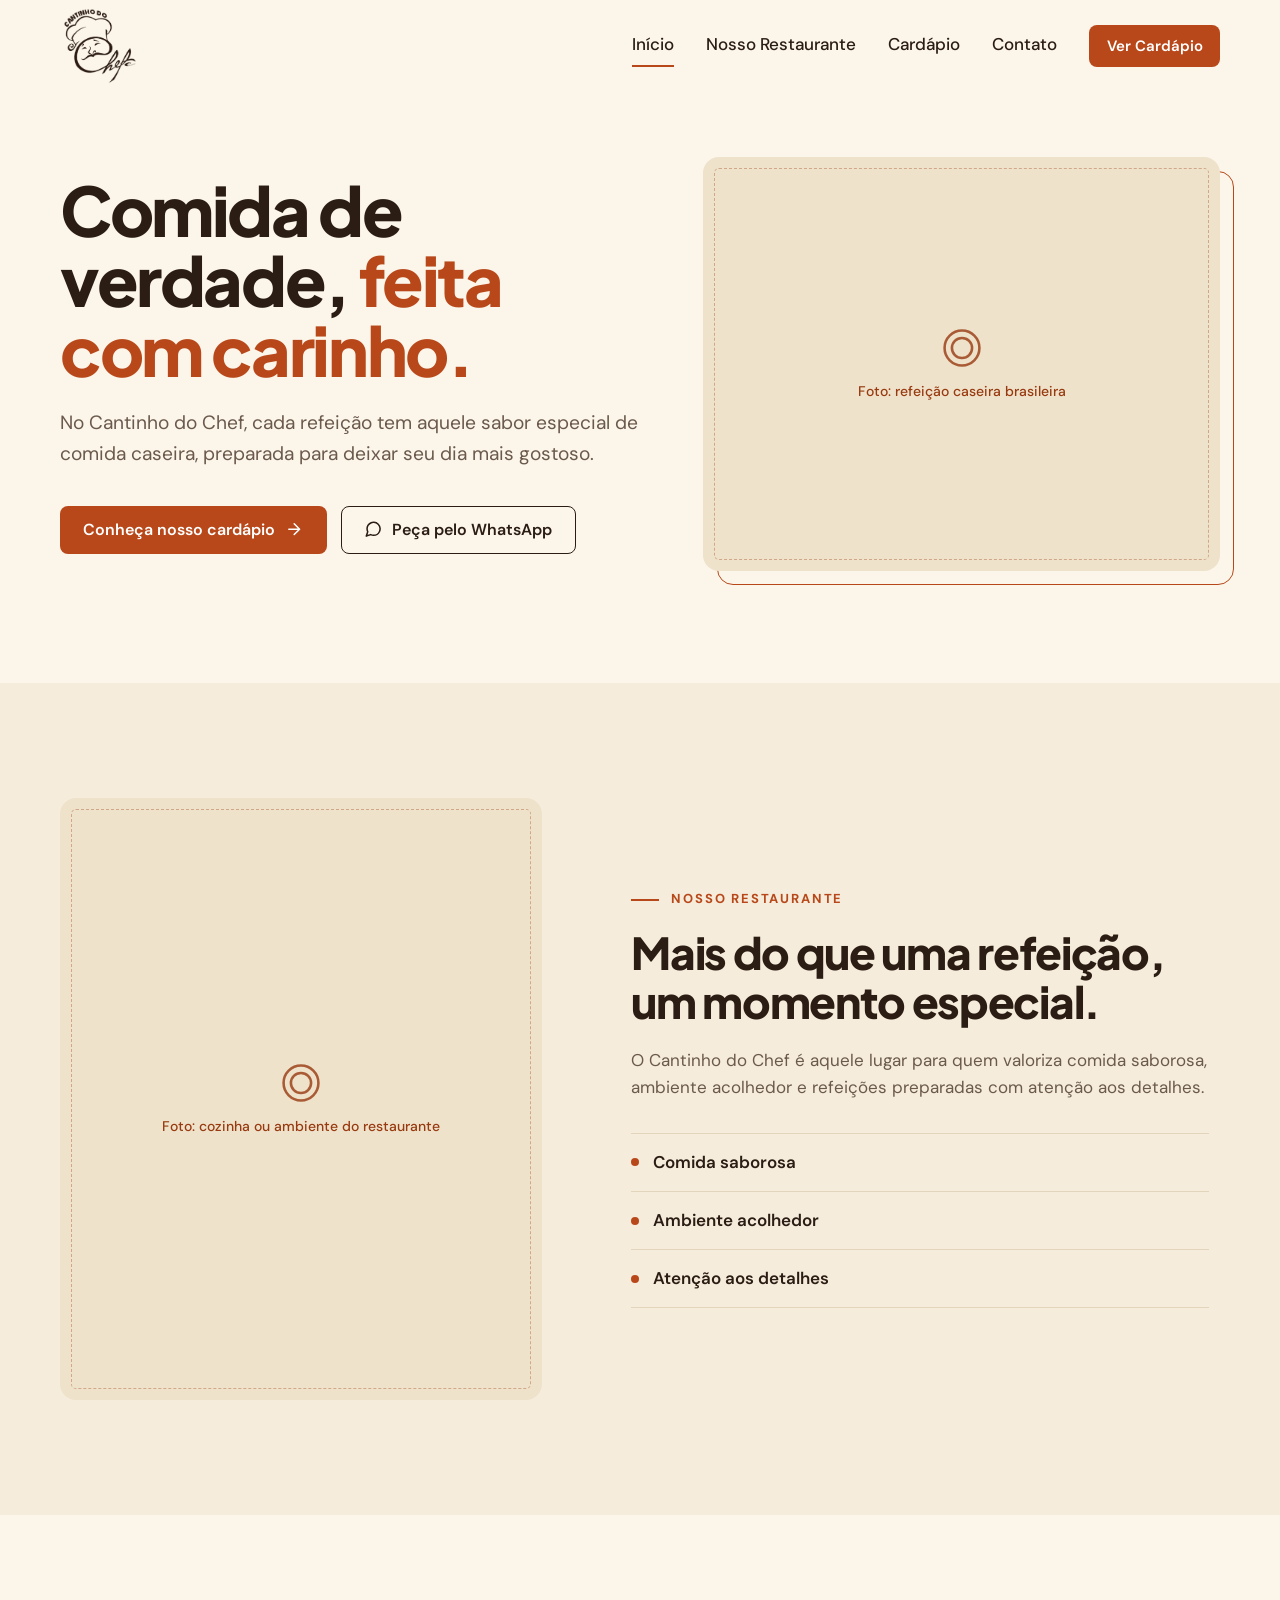
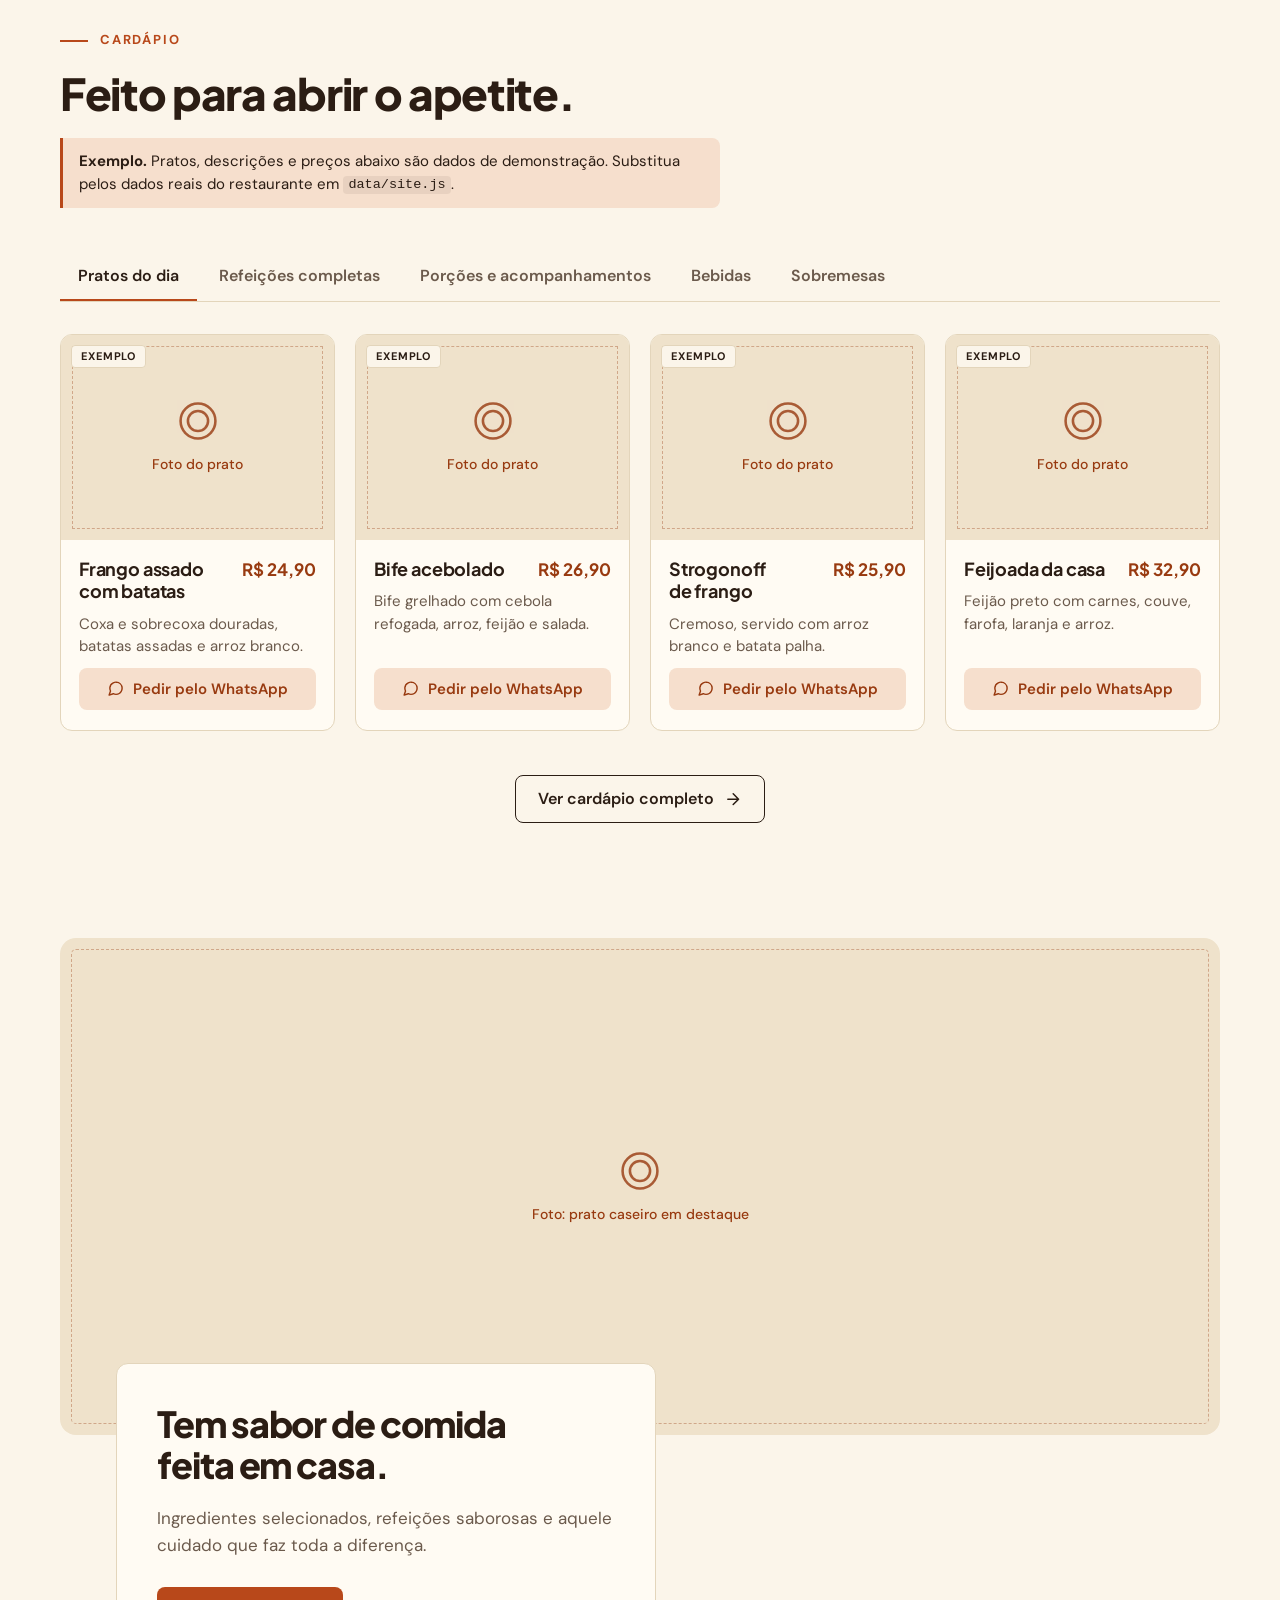
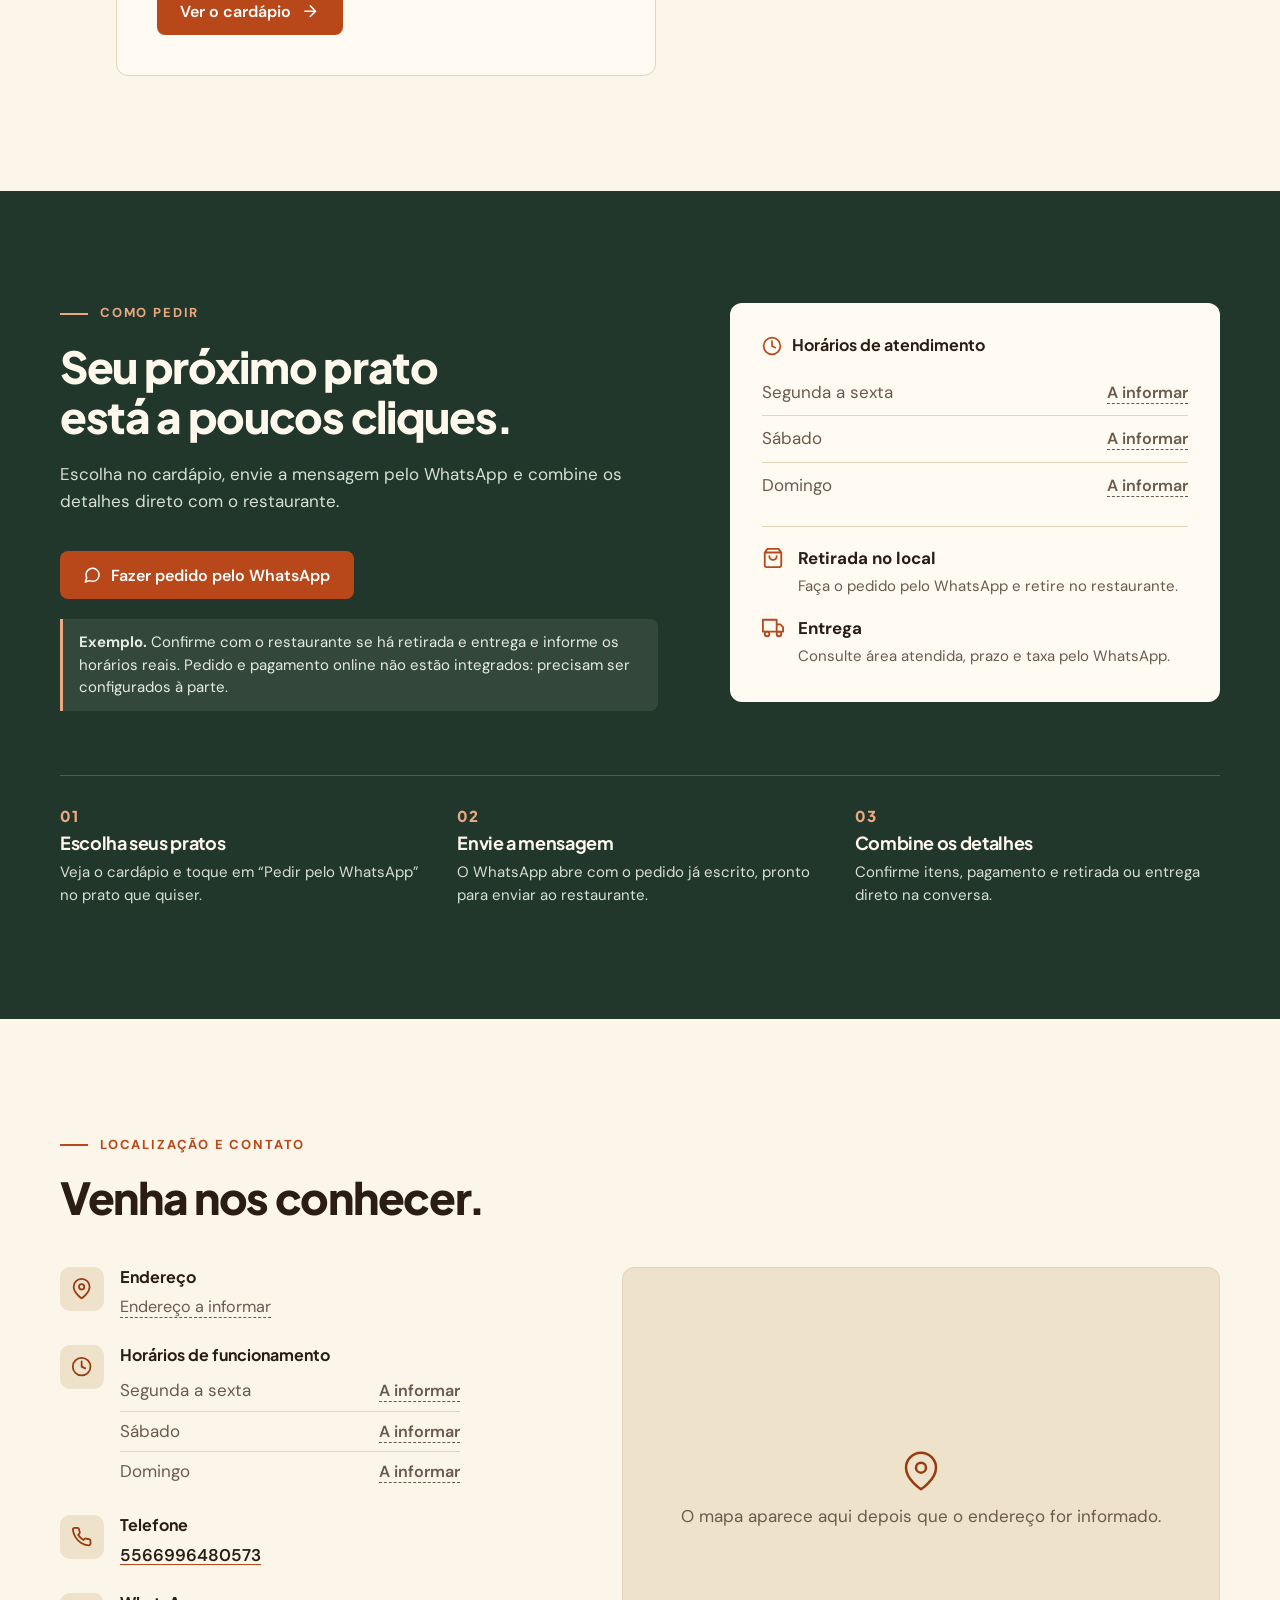
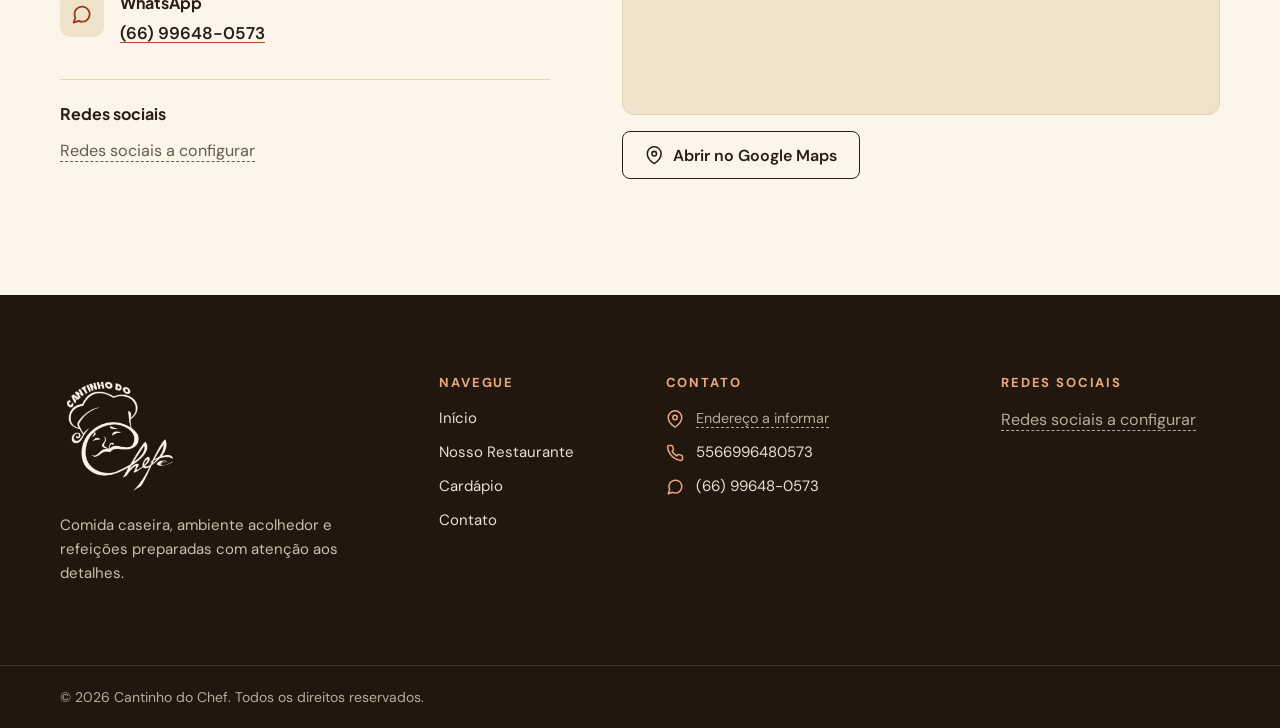
<file: index.html>
<!doctype html>
<html lang="pt-BR">
<head>
  <meta charset="utf-8">
  <meta name="viewport" content="width=device-width, initial-scale=1">
  <title>Cantinho do Chef | Restaurante de comida caseira brasileira</title>
  <meta name="description" content="Cantinho do Chef: comida caseira brasileira, ambiente acolhedor e refeições preparadas com carinho. Veja o cardápio e faça seu pedido pelo WhatsApp.">
  <meta name="theme-color" content="#FBF5EA">

  <meta property="og:type" content="website">
  <meta property="og:locale" content="pt_BR">
  <meta property="og:site_name" content="Cantinho do Chef">
  <meta property="og:title" content="Cantinho do Chef | Comida de verdade, feita com carinho">
  <meta property="og:description" content="Comida caseira brasileira, ambiente acolhedor e pedidos pelo WhatsApp.">
  <meta property="og:image" content="assets/img/og.png">
  <meta name="twitter:card" content="summary_large_image">

  <link rel="icon" href="assets/img/favicon.png" type="image/png">
  <link rel="apple-touch-icon" href="assets/img/apple-touch-icon.png">

  <link rel="preconnect" href="https://fonts.googleapis.com">
  <link rel="preconnect" href="https://fonts.gstatic.com" crossorigin>
  <link rel="stylesheet" href="https://fonts.googleapis.com/css2?family=DM+Sans:wght@400;500;600;700&family=Plus+Jakarta+Sans:wght@600;700;800&display=swap">
  <link rel="stylesheet" href="css/styles.css">

  <script src="data/site.js" defer></script>
  <script src="js/main.js" defer></script>
</head>

<body data-page="home">
  <a class="skip" href="#conteudo">Ir para o conteúdo</a>

  <header class="header" id="site-header"></header>

  <main id="conteudo">

    <!-- 1. HERO -->
    <section class="hero" id="inicio" aria-labelledby="hero-titulo">
      <div class="container hero__grid">
        <div class="hero__texto">
          <h1 id="hero-titulo">Comida de verdade, <span>feita com carinho.</span></h1>
          <p class="lead">No Cantinho do Chef, cada refeição tem aquele sabor especial de comida caseira, preparada para deixar seu dia mais gostoso.</p>
          <div class="botoes">
            <a class="btn btn--primary" href="#cardapio" data-icon-after="seta">Conheça nosso cardápio</a>
            <a class="btn btn--outline" data-wa data-icon-before="chat">Peça pelo WhatsApp</a>
          </div>
        </div>
        <div class="hero__foto">
          <div class="foto" data-foto="hero" data-prioridade></div>
        </div>
      </div>
    </section>

    <!-- 2. SOBRE O RESTAURANTE -->
    <section class="section sobre" id="restaurante" aria-labelledby="sobre-titulo">
      <div class="container sobre__grid">
        <div class="sobre__foto">
          <div class="foto" data-foto="sobre"></div>
        </div>
        <div class="sobre__texto">
          <p class="eyebrow">Nosso restaurante</p>
          <h2 id="sobre-titulo">Mais do que uma refeição, um momento especial.</h2>
          <p class="texto">O Cantinho do Chef é aquele lugar para quem valoriza comida saborosa, ambiente acolhedor e refeições preparadas com atenção aos detalhes.</p>
          <ul class="pilares">
            <li>Comida saborosa</li>
            <li>Ambiente acolhedor</li>
            <li>Atenção aos detalhes</li>
          </ul>
          <div id="sobre-fatos"></div>
        </div>
      </div>
    </section>

    <!-- 3. CARDÁPIO -->
    <section class="section cardapio" id="cardapio" aria-labelledby="cardapio-titulo">
      <div class="container">
        <div class="section-head">
          <p class="eyebrow">Cardápio</p>
          <h2 id="cardapio-titulo">Feito para abrir o apetite.</h2>
          <p class="demo-note" data-demo hidden><strong>Exemplo.</strong> Pratos, descrições e preços abaixo são dados de demonstração. Substitua pelos dados reais do restaurante em <code>data/site.js</code>.</p>
        </div>
        <div id="menu-home"></div>
        <div class="cardapio__mais">
          <a class="btn btn--outline" href="cardapio.html" data-icon-after="seta">Ver cardápio completo</a>
        </div>
      </div>
    </section>

    <!-- 4. DESTAQUE -->
    <section class="destaque" id="destaque" aria-labelledby="destaque-titulo">
      <div class="container">
        <div class="foto foto--ampla" data-foto="destaque"></div>
        <div class="destaque__card">
          <h2 id="destaque-titulo">Tem sabor de comida feita em casa.</h2>
          <p class="texto">Ingredientes selecionados, refeições saborosas e aquele cuidado que faz toda a diferença.</p>
          <a class="btn btn--primary" href="#cardapio" data-icon-after="seta">Ver o cardápio</a>
        </div>
      </div>
    </section>

    <!-- 5. COMO FAZER PEDIDOS -->
    <section class="pedidos" id="pedidos" aria-labelledby="pedidos-titulo">
      <div class="container">
        <div class="pedidos__grid">
          <div>
            <p class="eyebrow">Como pedir</p>
            <h2 id="pedidos-titulo">Seu próximo prato está a poucos cliques.</h2>
            <p class="pedidos__lead">Escolha no cardápio, envie a mensagem pelo WhatsApp e combine os detalhes direto com o restaurante.</p>
            <div class="botoes">
              <a class="btn btn--primary" data-wa data-icon-before="chat">Fazer pedido pelo WhatsApp</a>
              <span id="pedido-online"></span>
            </div>
            <p class="demo-note demo-note--escura" data-demo hidden><strong>Exemplo.</strong> Confirme com o restaurante se há retirada e entrega e informe os horários reais. Pedido e pagamento online não estão integrados: precisam ser configurados à parte.</p>
          </div>
          <aside class="atendimento" aria-label="Atendimento, retirada e entrega">
            <h3 class="atendimento__titulo"><svg class="icon" aria-hidden="true"><use href="#i-relogio"/></svg> Horários de atendimento</h3>
            <div id="horarios-pedidos"></div>
            <ul class="servicos" id="servicos"></ul>
          </aside>
        </div>

        <ol class="passos">
          <li>
            <h3>Escolha seus pratos</h3>
            <p>Veja o cardápio e toque em “Pedir pelo WhatsApp” no prato que quiser.</p>
          </li>
          <li>
            <h3>Envie a mensagem</h3>
            <p>O WhatsApp abre com o pedido já escrito, pronto para enviar ao restaurante.</p>
          </li>
          <li>
            <h3>Combine os detalhes</h3>
            <p>Confirme itens, pagamento e retirada ou entrega direto na conversa.</p>
          </li>
        </ol>
      </div>
    </section>

    <!-- 6. LOCALIZAÇÃO E CONTATO -->
    <section class="section contato" id="contato" aria-labelledby="contato-titulo">
      <div class="container">
        <div class="section-head">
          <p class="eyebrow">Localização e contato</p>
          <h2 id="contato-titulo">Venha nos conhecer.</h2>
        </div>
        <div class="contato__grid">
          <div id="contato-info"></div>
          <div id="contato-mapa"></div>
        </div>
      </div>
    </section>

  </main>

  <footer class="footer" id="site-footer"></footer>

  <div class="toast" id="toast" role="status" aria-live="polite"></div>

  <noscript>
    <p class="noscript">Para ver o cardápio e usar os botões de pedido, ative o JavaScript no seu navegador.</p>
  </noscript>
</body>
</html>
</file>
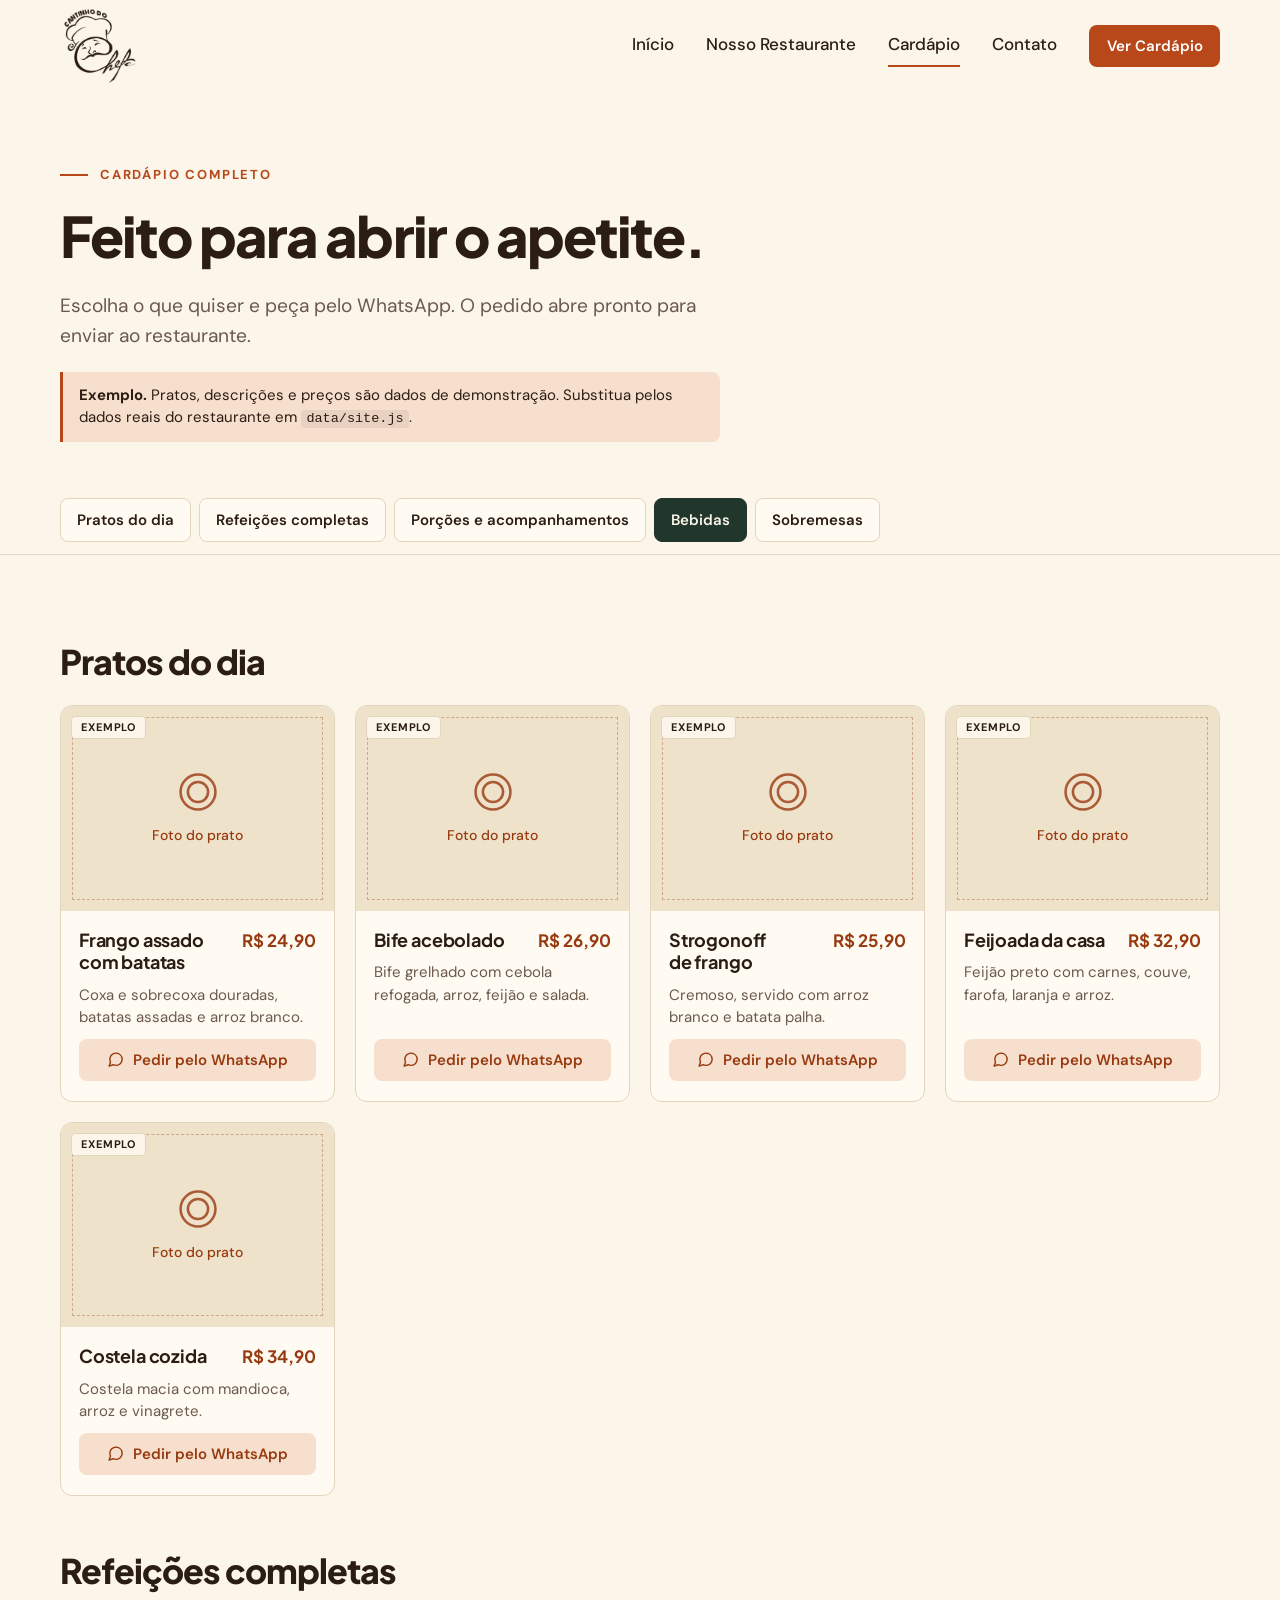
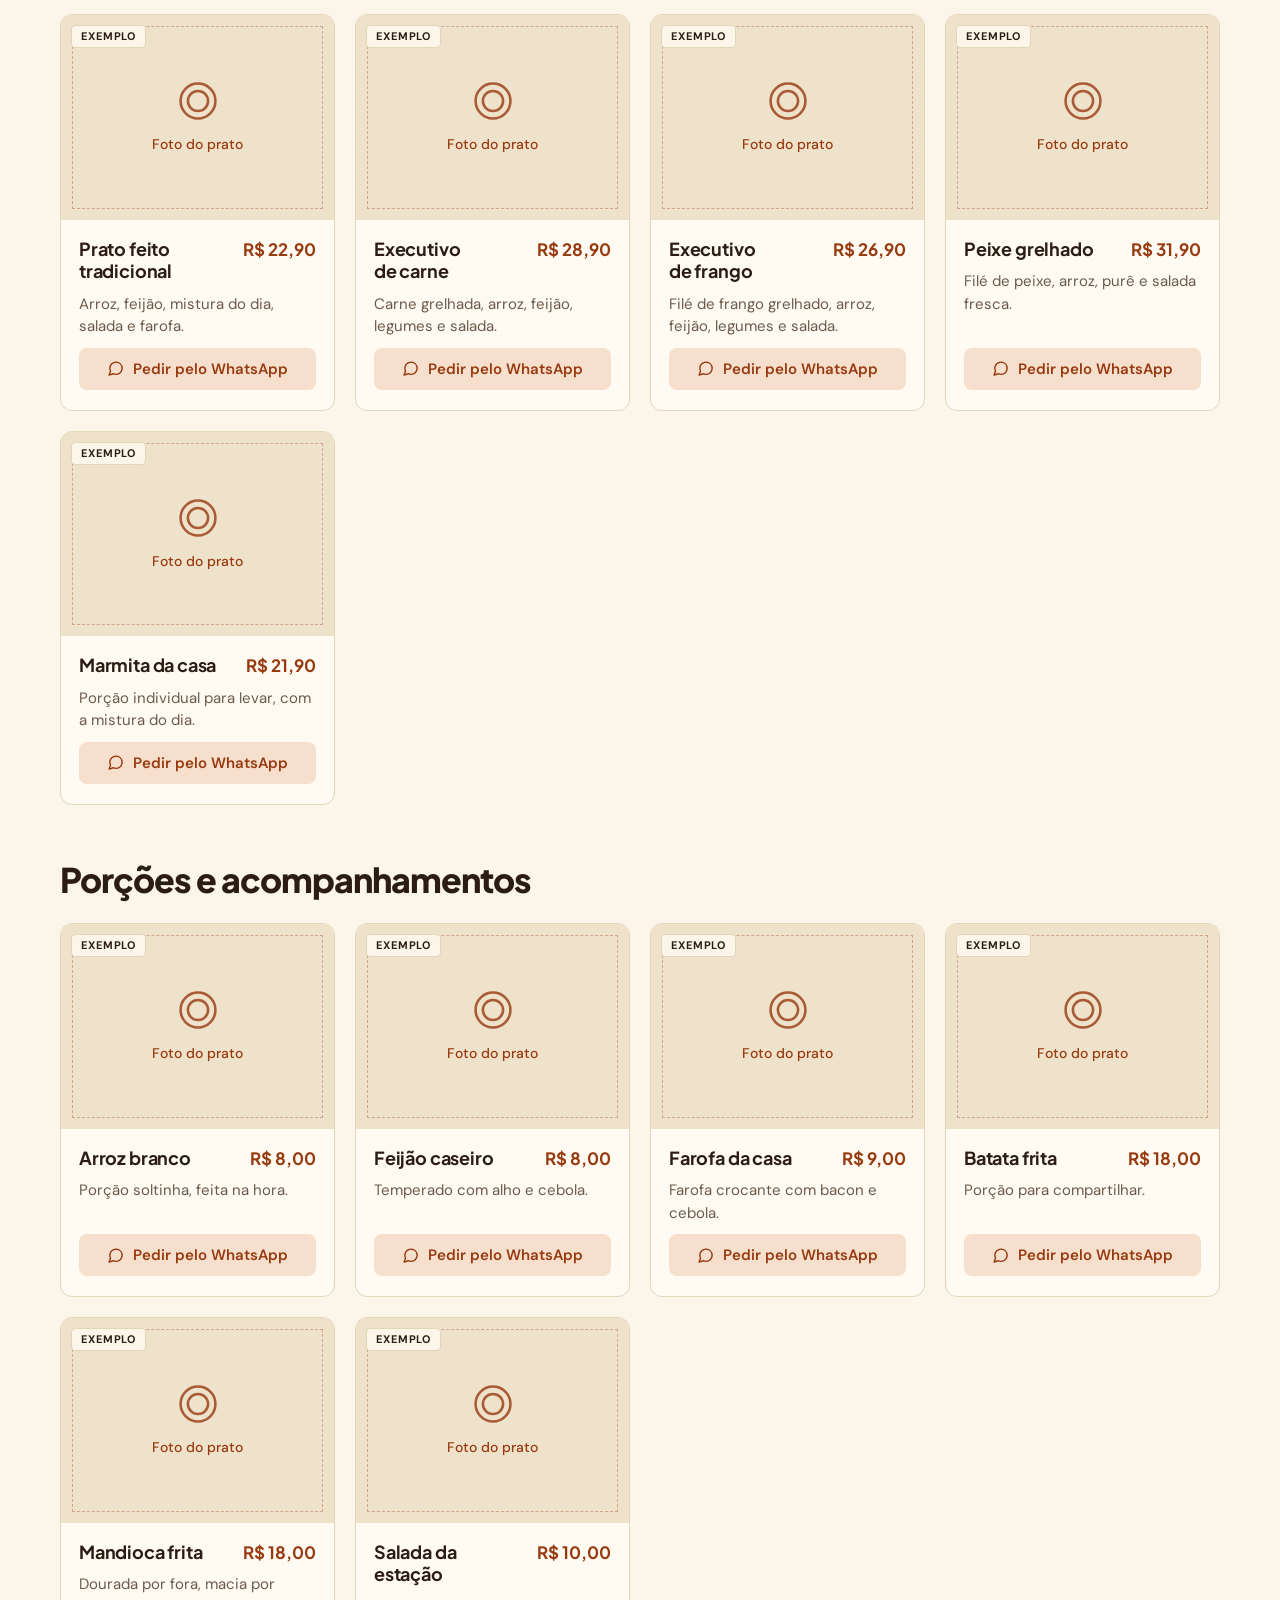
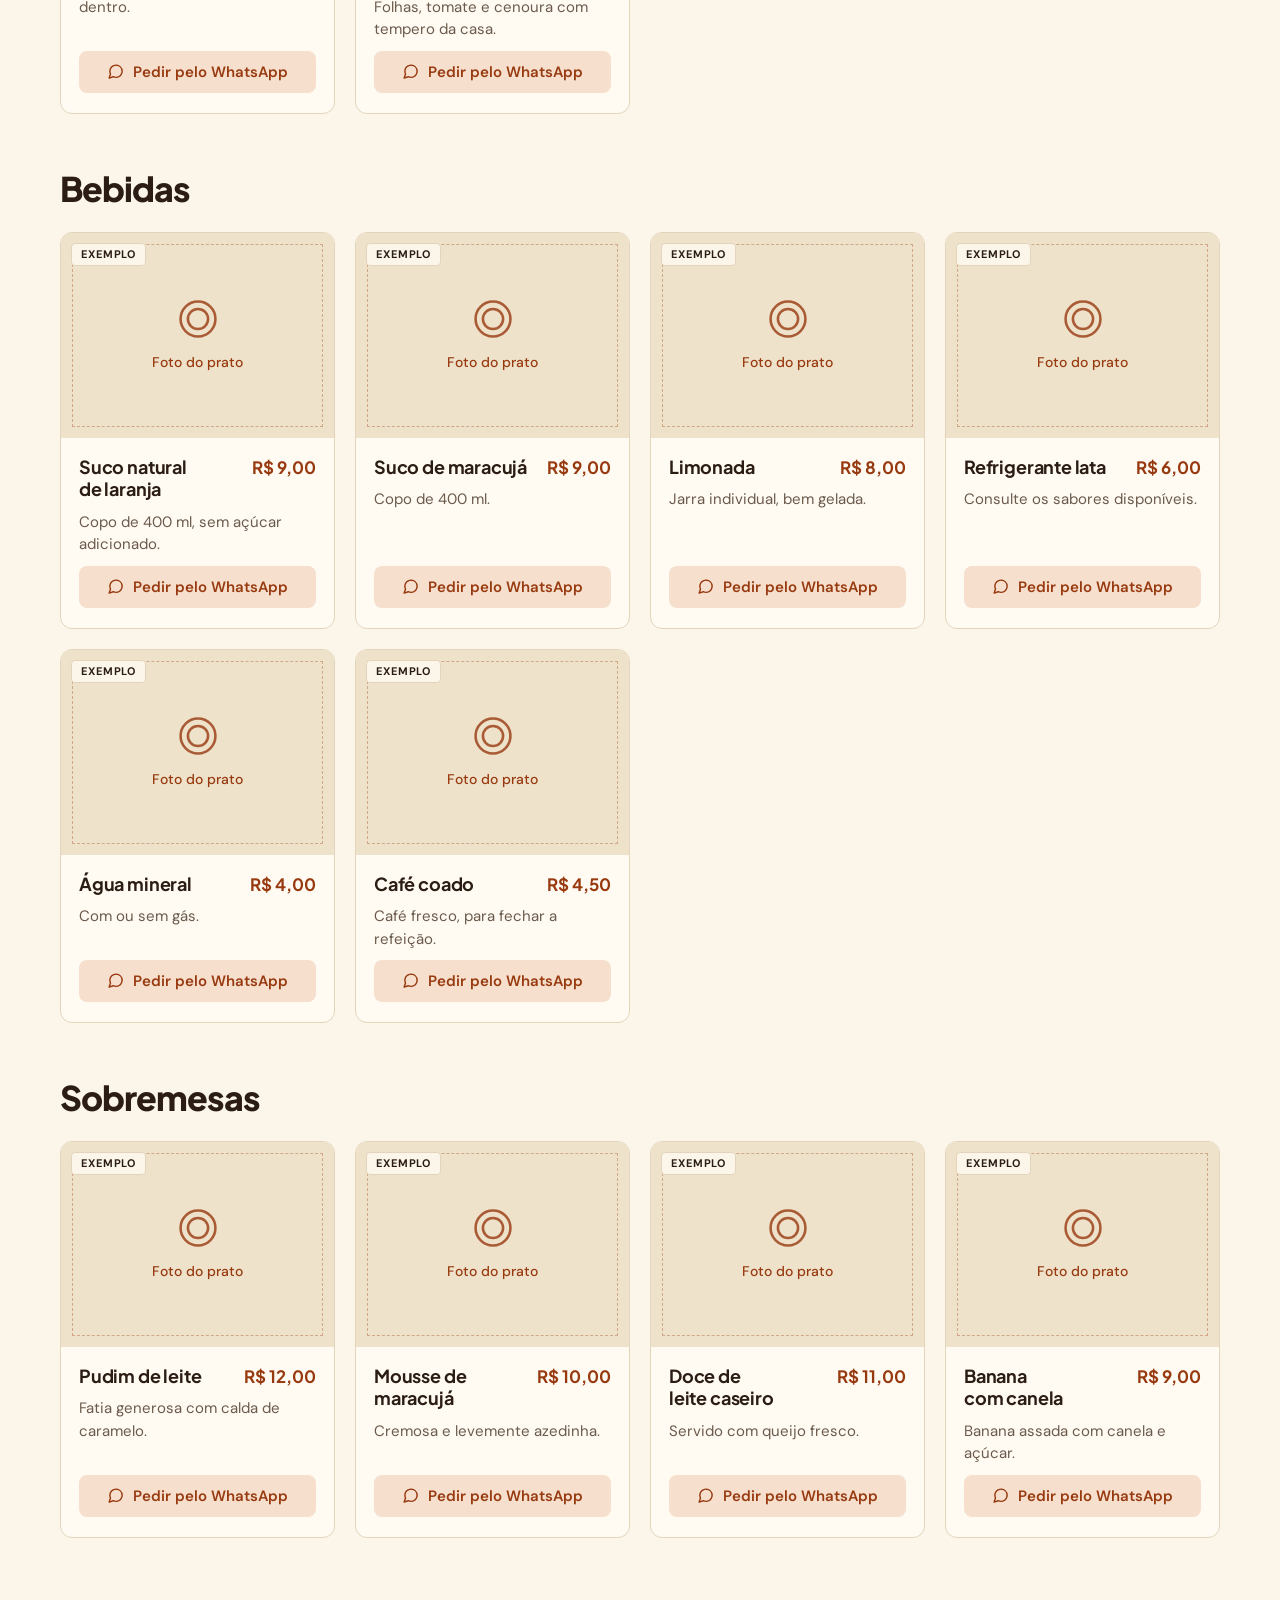
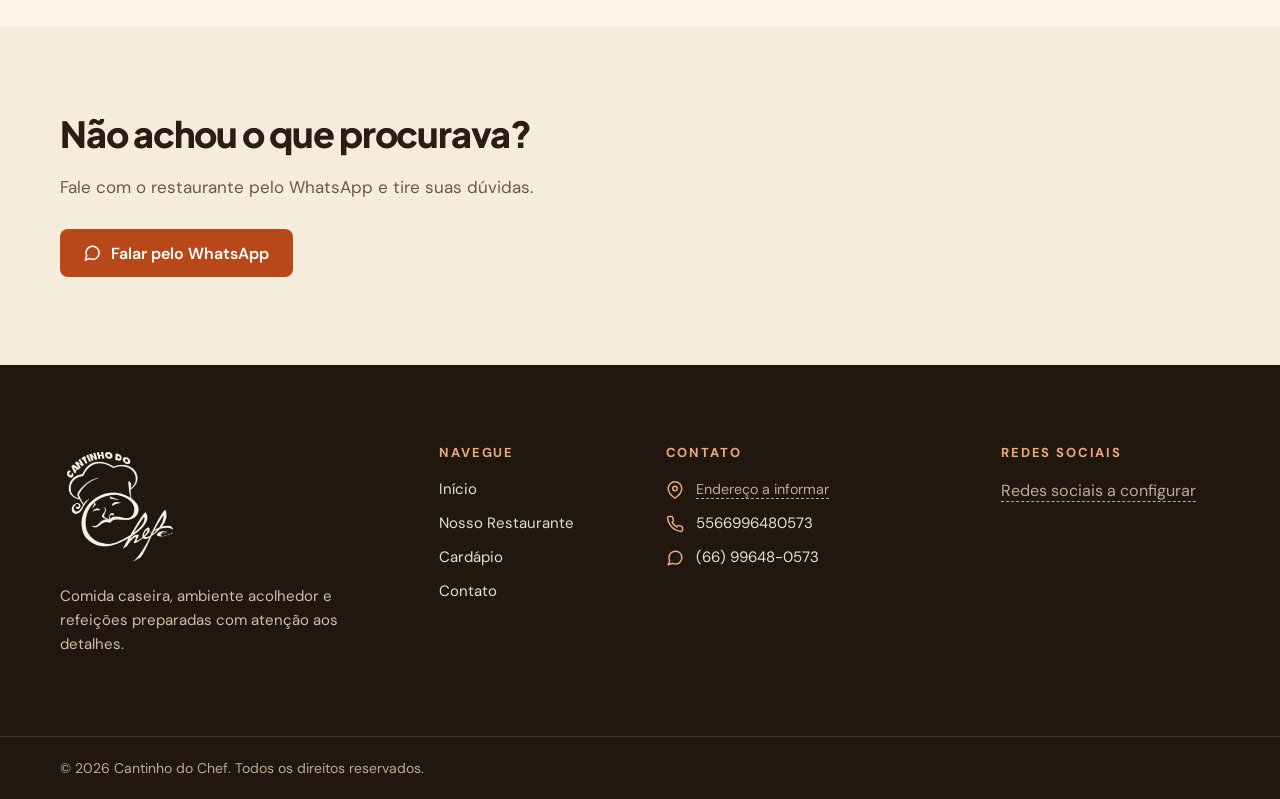
<file: cardapio.html>
<!doctype html>
<html lang="pt-BR">
<head>
  <meta charset="utf-8">
  <meta name="viewport" content="width=device-width, initial-scale=1">
  <title>Cardápio completo | Cantinho do Chef</title>
  <meta name="description" content="Cardápio completo do Cantinho do Chef: pratos do dia, refeições completas, porções, bebidas e sobremesas. Peça pelo WhatsApp.">
  <meta name="theme-color" content="#FBF5EA">

  <meta property="og:type" content="website">
  <meta property="og:locale" content="pt_BR">
  <meta property="og:site_name" content="Cantinho do Chef">
  <meta property="og:title" content="Cardápio completo | Cantinho do Chef">
  <meta property="og:description" content="Veja todos os pratos, porções, bebidas e sobremesas e peça pelo WhatsApp.">
  <meta property="og:image" content="assets/img/og.png">
  <meta name="twitter:card" content="summary_large_image">

  <link rel="icon" href="assets/img/favicon.png" type="image/png">
  <link rel="apple-touch-icon" href="assets/img/apple-touch-icon.png">

  <link rel="preconnect" href="https://fonts.googleapis.com">
  <link rel="preconnect" href="https://fonts.gstatic.com" crossorigin>
  <link rel="stylesheet" href="https://fonts.googleapis.com/css2?family=DM+Sans:wght@400;500;600;700&family=Plus+Jakarta+Sans:wght@600;700;800&display=swap">
  <link rel="stylesheet" href="css/styles.css">

  <script src="data/site.js" defer></script>
  <script src="js/main.js" defer></script>
</head>

<body data-page="cardapio">
  <a class="skip" href="#conteudo">Ir para o conteúdo</a>

  <header class="header" id="site-header"></header>

  <main id="conteudo">
    <section class="page-head" aria-labelledby="cardapio-titulo">
      <div class="container">
        <p class="eyebrow">Cardápio completo</p>
        <h1 id="cardapio-titulo">Feito para abrir o apetite.</h1>
        <p class="lead">Escolha o que quiser e peça pelo WhatsApp. O pedido abre pronto para enviar ao restaurante.</p>
        <p class="demo-note" data-demo hidden><strong>Exemplo.</strong> Pratos, descrições e preços são dados de demonstração. Substitua pelos dados reais do restaurante em <code>data/site.js</code>.</p>
      </div>
    </section>

    <div class="chips-wrap">
      <nav class="container chips" id="chips" aria-label="Ir para uma categoria"></nav>
    </div>

    <div class="container menu-completo" id="menu-completo"></div>

    <section class="cta-final" aria-labelledby="cta-titulo">
      <div class="container cta-final__inner">
        <h2 id="cta-titulo">Não achou o que procurava?</h2>
        <p class="texto">Fale com o restaurante pelo WhatsApp e tire suas dúvidas.</p>
        <a class="btn btn--primary" data-wa data-icon-before="chat">Falar pelo WhatsApp</a>
      </div>
    </section>
  </main>

  <footer class="footer" id="site-footer"></footer>

  <div class="toast" id="toast" role="status" aria-live="polite"></div>

  <noscript>
    <p class="noscript">Para ver o cardápio e usar os botões de pedido, ative o JavaScript no seu navegador.</p>
  </noscript>
</body>
</html>
</file>
<file: css/styles.css>
/* ==========================================================================
   Cantinho do Chef — estilos
   Paleta: laranja queimado (logo), creme, verde-escuro, marrom-escuro.
   Fontes: Plus Jakarta Sans (títulos) e DM Sans (textos e botões).
   ========================================================================== */

:root {
  --cream: #fbf5ea;
  --cream-soft: #f5ecdb;
  --paper: #fffbf3;
  --sand: #efe2cb;
  --line: #e3d5bb;

  --orange: #b8481a;
  --orange-dark: #983a10;
  --orange-soft: #f6dfcd;
  --orange-light: #eaa981;

  --green: #22372b;
  --green-line: rgba(251, 245, 234, 0.2);

  --ink: #2b1d14;
  --ink-deep: #22170f;
  --muted: #6b5a4c;

  --font-title: "Plus Jakarta Sans", "Segoe UI", system-ui, -apple-system, sans-serif;
  --font-body: "DM Sans", "Segoe UI", system-ui, -apple-system, sans-serif;

  --radius: 12px;
  --radius-lg: 16px;
  --container: 1160px;
  --gutter: clamp(20px, 5vw, 40px);
  --header-h: 92px;
}

*,
*::before,
*::after {
  box-sizing: border-box;
}

html {
  -webkit-text-size-adjust: 100%;
  text-size-adjust: 100%;
}

@media (prefers-reduced-motion: no-preference) {
  html {
    scroll-behavior: smooth;
  }
}

[hidden] {
  display: none !important;
}

body {
  margin: 0;
  font-family: var(--font-body);
  font-size: 1.0625rem;
  line-height: 1.6;
  color: var(--ink);
  background: var(--cream);
  -webkit-font-smoothing: antialiased;
}

img,
svg {
  display: block;
  max-width: 100%;
}

h1,
h2,
h3,
p,
ul,
ol,
dl,
dd,
figure {
  margin: 0;
}

h1,
h2,
h3 {
  font-family: var(--font-title);
  line-height: 1.12;
  letter-spacing: -0.02em;
  text-wrap: balance;
}

h2 {
  font-size: clamp(1.9rem, 3.7vw, 2.75rem);
  font-weight: 800;
  letter-spacing: -0.03em;
}

ul,
ol {
  padding: 0;
  list-style: none;
}

a {
  color: inherit;
}

code {
  font-size: 0.9em;
  background: rgba(43, 29, 20, 0.07);
  padding: 0.1em 0.4em;
  border-radius: 4px;
}

:focus-visible {
  outline: 3px solid var(--orange);
  outline-offset: 3px;
  border-radius: 4px;
}

.pedidos :focus-visible,
.footer :focus-visible {
  outline-color: var(--cream);
}

[id] {
  scroll-margin-top: calc(var(--header-h) + 8px);
}

.container {
  width: min(100% - 2 * var(--gutter), var(--container));
  margin-inline: auto;
}

.skip {
  position: absolute;
  left: 16px;
  top: -64px;
  z-index: 200;
  background: var(--ink);
  color: var(--cream);
  padding: 10px 16px;
  border-radius: 8px;
  text-decoration: none;
  font-weight: 600;
  transition: top 0.15s;
}

.skip:focus {
  top: 12px;
}

.icon {
  width: 1.25em;
  height: 1.25em;
  flex: none;
  fill: none;
  stroke: currentColor;
  stroke-width: 2;
  stroke-linecap: round;
  stroke-linejoin: round;
}

/* ------------------------------------------------------------------ */
/* Blocos de texto reutilizáveis                                      */
/* ------------------------------------------------------------------ */

.eyebrow {
  display: flex;
  align-items: center;
  gap: 12px;
  margin-bottom: 18px;
  font-size: 0.8125rem;
  font-weight: 700;
  letter-spacing: 0.14em;
  text-transform: uppercase;
  color: var(--orange);
}

.eyebrow::before {
  content: "";
  width: 28px;
  height: 2px;
  background: currentColor;
}

.texto {
  margin-top: 20px;
  color: var(--muted);
  max-width: 34em;
}

.lead {
  margin-top: 24px;
  max-width: 34em;
  font-size: clamp(1.0625rem, 1.5vw, 1.25rem);
  line-height: 1.6;
  color: var(--muted);
}

.section {
  padding-block: clamp(64px, 9vw, 120px);
}

.section-head {
  max-width: 720px;
  margin-bottom: clamp(28px, 4vw, 44px);
}

.demo-note {
  margin-top: 20px;
  padding: 12px 16px;
  border-left: 3px solid var(--orange);
  background: var(--orange-soft);
  color: var(--ink);
  font-size: 0.9375rem;
  line-height: 1.5;
  border-radius: 0 8px 8px 0;
  max-width: 44em;
}

.demo-note--escura {
  background: rgba(251, 245, 234, 0.08);
  border-left-color: var(--orange-light);
  color: #e6ebe3;
}

.demo-note--escura code {
  background: rgba(251, 245, 234, 0.14);
}

.pendente {
  color: var(--muted);
  border-bottom: 1px dashed currentColor;
  font-size: 0.95em;
}

/* ------------------------------------------------------------------ */
/* Botões                                                             */
/* ------------------------------------------------------------------ */

.btn {
  display: inline-flex;
  align-items: center;
  justify-content: center;
  gap: 0.6em;
  min-height: 48px;
  padding: 0.7em 1.4em;
  border: 1.5px solid transparent;
  border-radius: 8px;
  font: 600 1rem/1.2 var(--font-body);
  text-decoration: none;
  text-align: center;
  cursor: pointer;
  transition: background-color 0.2s, color 0.2s, border-color 0.2s;
}

.btn .icon {
  width: 1.15em;
  height: 1.15em;
}

.btn--primary {
  background: var(--orange);
  color: #fff;
}

.btn--primary:hover {
  background: var(--orange-dark);
}

.btn--outline {
  border-color: var(--ink);
  color: var(--ink);
  background: transparent;
}

.btn--outline:hover {
  background: var(--ink);
  color: var(--cream);
}

.btn--soft {
  background: var(--orange-soft);
  color: var(--orange-dark);
}

.btn--soft:hover {
  background: var(--orange);
  color: #fff;
}

.btn--light {
  background: var(--cream);
  color: var(--ink);
}

.btn--light:hover {
  background: #fff;
}

.btn--sm {
  min-height: 42px;
  padding: 0.55em 1.1em;
  font-size: 0.9375rem;
}

.botoes {
  display: flex;
  flex-wrap: wrap;
  gap: 14px;
  margin-top: 36px;
}

/* ------------------------------------------------------------------ */
/* Cabeçalho                                                          */
/* ------------------------------------------------------------------ */

.header {
  position: sticky;
  top: 0;
  z-index: 50;
  min-height: var(--header-h);
  background: var(--cream);
  border-bottom: 1px solid transparent;
  transition: border-color 0.2s;
}

.header.is-scrolled {
  border-bottom-color: var(--line);
}

.header__inner {
  display: flex;
  align-items: center;
  gap: 32px;
  height: var(--header-h);
}

.brand {
  flex: none;
  display: block;
  line-height: 0;
}

.brand img {
  height: calc(var(--header-h) - 10px);
  width: auto;
}

.nav {
  margin-left: auto;
}

.nav__list {
  display: flex;
  align-items: center;
  gap: 32px;
}

.nav__link {
  display: inline-block;
  padding: 6px 0;
  border-bottom: 2px solid transparent;
  font-weight: 500;
  text-decoration: none;
  transition: border-color 0.2s;
}

.nav__link:hover,
.nav__link[aria-current] {
  border-bottom-color: var(--orange);
}

.header__acoes {
  display: flex;
  align-items: center;
  gap: 10px;
}

.nav__toggle {
  display: none;
  align-items: center;
  justify-content: center;
  width: 46px;
  height: 46px;
  padding: 0;
  border: 1.5px solid var(--line);
  border-radius: 8px;
  background: transparent;
  color: var(--ink);
  cursor: pointer;
}

.nav__toggle .icon {
  width: 24px;
  height: 24px;
}

@media (max-width: 900px) {
  :root {
    --header-h: 72px;
  }

  .header__inner {
    gap: 12px;
  }

  .header__acoes {
    margin-left: auto;
  }

  .nav {
    display: none;
    position: absolute;
    top: 100%;
    left: 0;
    right: 0;
    margin: 0;
    padding: 8px var(--gutter) 20px;
    background: var(--cream);
    border-bottom: 1px solid var(--line);
  }

  .nav.is-open {
    display: block;
  }

  .nav__list {
    flex-direction: column;
    align-items: stretch;
    gap: 0;
  }

  .nav__link {
    display: block;
    padding: 14px 0;
    border-bottom: 1px solid var(--line);
    font-size: 1.0625rem;
  }

  .nav__link:hover,
  .nav__link[aria-current] {
    color: var(--orange-dark);
  }

  .nav__toggle {
    display: inline-flex;
  }
}

@media (max-width: 400px) {
  .header__acoes .btn {
    padding-inline: 0.85em;
  }
}

/* ------------------------------------------------------------------ */
/* Fotografias e espaços reservados                                   */
/* ------------------------------------------------------------------ */

.foto {
  position: relative;
  overflow: hidden;
  border-radius: var(--radius-lg);
  background: var(--sand);
}

.foto img {
  position: absolute;
  inset: 0;
  width: 100%;
  height: 100%;
  object-fit: cover;
}

.foto__vazio {
  position: absolute;
  inset: 0;
  display: flex;
  flex-direction: column;
  align-items: center;
  justify-content: center;
  gap: 10px;
  padding: 24px;
  text-align: center;
  color: var(--orange-dark);
  font-size: 0.875rem;
  font-weight: 500;
  outline: 1.5px dashed rgba(152, 58, 16, 0.35);
  outline-offset: -12px;
  border-radius: inherit;
}

.foto__vazio .icon {
  width: 44px;
  height: 44px;
  stroke-width: 1.4;
  opacity: 0.8;
}

.tag {
  position: absolute;
  top: 10px;
  left: 10px;
  z-index: 2;
  padding: 5px 9px;
  border: 1px solid var(--line);
  border-radius: 4px;
  background: var(--cream);
  font-size: 0.6875rem;
  font-weight: 700;
  letter-spacing: 0.08em;
  text-transform: uppercase;
  line-height: 1;
}

/* ------------------------------------------------------------------ */
/* Hero                                                               */
/* ------------------------------------------------------------------ */

.hero {
  padding-block: clamp(28px, 5vw, 72px) clamp(64px, 9vw, 112px);
}

.hero__grid {
  display: grid;
  grid-template-columns: minmax(0, 1.12fr) minmax(0, 1fr);
  gap: clamp(36px, 5vw, 72px);
  align-items: center;
}

.hero h1 {
  font-size: clamp(2.5rem, 5.4vw, 4.25rem);
  font-weight: 800;
  letter-spacing: -0.035em;
  line-height: 1.03;
}

.hero h1 span {
  color: var(--orange);
}

.hero__foto {
  position: relative;
}

.hero__foto::before {
  content: "";
  position: absolute;
  inset: 0;
  transform: translate(14px, 14px);
  border: 1.5px solid var(--orange);
  border-radius: var(--radius-lg);
}

.hero__foto .foto {
  z-index: 1;
  aspect-ratio: 5 / 4;
}

@media (max-width: 860px) {
  .hero__grid {
    grid-template-columns: 1fr;
  }

  .hero__foto {
    margin-right: 10px;
  }

  .hero__foto::before {
    transform: translate(10px, 10px);
  }

  .hero__foto .foto {
    aspect-ratio: 4 / 3;
  }
}

/* ------------------------------------------------------------------ */
/* Sobre                                                              */
/* ------------------------------------------------------------------ */

.sobre {
  background: var(--cream-soft);
}

.sobre__grid {
  display: grid;
  grid-template-columns: minmax(0, 0.9fr) minmax(0, 1.1fr);
  gap: clamp(36px, 7vw, 96px);
  align-items: center;
}

.sobre__foto .foto {
  aspect-ratio: 4 / 5;
  max-height: 620px;
  width: 100%;
}

.pilares {
  margin-top: 32px;
  border-top: 1px solid var(--line);
  max-width: 34em;
}

.pilares li {
  display: flex;
  align-items: center;
  gap: 14px;
  padding: 15px 0;
  border-bottom: 1px solid var(--line);
  font-weight: 600;
}

.pilares li::before {
  content: "";
  width: 8px;
  height: 8px;
  border-radius: 50%;
  background: var(--orange);
  flex: none;
}

.fatos {
  display: flex;
  flex-wrap: wrap;
  gap: 16px 40px;
  margin-top: 32px;
}

.fato strong {
  display: block;
  font: 800 1.75rem/1.1 var(--font-title);
  color: var(--orange-dark);
}

.fato span {
  color: var(--muted);
  font-size: 0.9375rem;
}

@media (max-width: 860px) {
  .sobre__grid {
    grid-template-columns: 1fr;
  }

  .sobre__foto {
    order: 2;
  }

  .sobre__foto .foto {
    aspect-ratio: 4 / 3;
  }
}

/* ------------------------------------------------------------------ */
/* Cardápio                                                           */
/* ------------------------------------------------------------------ */

.tabs {
  display: flex;
  gap: 4px;
  overflow-x: auto;
  border-bottom: 1px solid var(--line);
  scrollbar-width: none;
}

.tabs::-webkit-scrollbar {
  display: none;
}

.tab {
  flex: none;
  margin-bottom: -1px;
  padding: 14px 18px;
  border: 0;
  border-bottom: 3px solid transparent;
  background: none;
  font: 600 1rem/1.2 var(--font-body);
  color: var(--muted);
  white-space: nowrap;
  cursor: pointer;
  transition: color 0.2s, border-color 0.2s;
}

.tab:hover {
  color: var(--ink);
}

.tab[aria-selected="true"] {
  color: var(--ink);
  border-bottom-color: var(--orange);
}

.pratos {
  display: grid;
  grid-template-columns: repeat(auto-fill, minmax(250px, 1fr));
  gap: 20px;
  margin-top: 32px;
}

.prato {
  display: flex;
  flex-direction: column;
  overflow: hidden;
  border: 1px solid var(--line);
  border-radius: var(--radius);
  background: var(--paper);
  transition: border-color 0.2s;
}

.prato:hover {
  border-color: #cdb48d;
}

.foto--prato {
  aspect-ratio: 4 / 3;
  border-radius: 0;
}

.prato__corpo {
  display: flex;
  flex: 1;
  flex-direction: column;
  gap: 10px;
  padding: 18px 18px 20px;
}

.prato__topo {
  display: flex;
  align-items: baseline;
  justify-content: space-between;
  gap: 12px;
}

.prato h3 {
  font-size: 1.125rem;
  font-weight: 700;
  line-height: 1.25;
  letter-spacing: -0.01em;
}

.preco {
  flex: none;
  font: 700 1.0625rem/1.2 var(--font-title);
  color: var(--orange-dark);
}

.prato p {
  color: var(--muted);
  font-size: 0.9375rem;
  line-height: 1.5;
}

.prato__pedir {
  width: 100%;
  margin-top: auto;
}

.prato__corpo p + .prato__pedir {
  margin-top: auto;
}

.cardapio__mais {
  display: flex;
  justify-content: center;
  margin-top: 44px;
}

/* ------------------------------------------------------------------ */
/* Destaque                                                           */
/* ------------------------------------------------------------------ */

.destaque {
  padding-bottom: clamp(64px, 9vw, 120px);
}

.foto--ampla {
  aspect-ratio: 21 / 9;
  min-height: 300px;
  width: 100%;
}

.destaque__card {
  position: relative;
  z-index: 1;
  max-width: 540px;
  margin: -72px 0 0 clamp(16px, 5vw, 56px);
  padding: clamp(24px, 3.4vw, 40px);
  border: 1px solid var(--line);
  border-radius: var(--radius);
  background: var(--paper);
}

.destaque__card h2 {
  font-size: clamp(1.6rem, 3vw, 2.25rem);
}

.destaque__card .btn {
  margin-top: 28px;
}

@media (max-width: 700px) {
  .foto--ampla {
    aspect-ratio: 4 / 3;
    min-height: 0;
  }

  .destaque__card {
    margin: -44px 14px 0;
  }
}

/* ------------------------------------------------------------------ */
/* Como pedir                                                         */
/* ------------------------------------------------------------------ */

.pedidos {
  padding-block: clamp(64px, 9vw, 112px);
  background: var(--green);
  color: var(--cream);
}

.pedidos .eyebrow {
  color: var(--orange-light);
}

.pedidos h2 {
  color: #fff8ec;
}

.pedidos__grid {
  display: grid;
  grid-template-columns: minmax(0, 1.1fr) minmax(0, 0.9fr);
  gap: clamp(32px, 6vw, 72px);
  align-items: start;
}

.pedidos__lead {
  margin-top: 20px;
  max-width: 34em;
  color: #d8e0d5;
}

.atendimento {
  padding: clamp(22px, 3vw, 32px);
  border-radius: var(--radius);
  background: var(--paper);
  color: var(--ink);
}

.atendimento__titulo,
.info h3 {
  display: flex;
  align-items: center;
  gap: 10px;
  font: 700 1rem/1.3 var(--font-title);
  letter-spacing: 0;
}

.atendimento__titulo {
  margin-bottom: 14px;
}

.atendimento__titulo .icon {
  color: var(--orange);
}

.horarios div {
  display: flex;
  justify-content: space-between;
  gap: 16px;
  padding: 9px 0;
  border-bottom: 1px solid var(--line);
}

.horarios div:last-child {
  border-bottom: 0;
}

.horarios dt {
  color: var(--muted);
}

.horarios dd {
  font-weight: 600;
  text-align: right;
}

.servicos {
  margin-top: 18px;
  padding-top: 18px;
  border-top: 1px solid var(--line);
  display: grid;
  gap: 16px;
}

.servicos li {
  display: flex;
  gap: 14px;
  align-items: flex-start;
}

.servicos .icon {
  width: 22px;
  height: 22px;
  margin-top: 2px;
  color: var(--orange);
}

.servicos strong {
  display: block;
  font-weight: 700;
}

.servicos span {
  color: var(--muted);
  font-size: 0.9375rem;
  line-height: 1.5;
}

.passos {
  display: grid;
  grid-template-columns: repeat(3, minmax(0, 1fr));
  gap: 24px 32px;
  margin-top: clamp(40px, 6vw, 64px);
  padding-top: 32px;
  border-top: 1px solid var(--green-line);
  counter-reset: passo;
}

.passos li {
  counter-increment: passo;
}

.passos li::before {
  content: "0" counter(passo);
  display: block;
  margin-bottom: 10px;
  font: 800 0.9375rem/1 var(--font-title);
  letter-spacing: 0.06em;
  color: var(--orange-light);
}

.passos h3 {
  font-size: 1.125rem;
  font-weight: 700;
  color: #fff8ec;
}

.passos p {
  margin-top: 8px;
  color: #d8e0d5;
  font-size: 0.9375rem;
  line-height: 1.55;
}

@media (max-width: 860px) {
  .pedidos__grid {
    grid-template-columns: 1fr;
  }
}

@media (max-width: 640px) {
  .passos {
    grid-template-columns: 1fr;
  }
}

/* ------------------------------------------------------------------ */
/* Contato                                                            */
/* ------------------------------------------------------------------ */

.contato__grid {
  display: grid;
  grid-template-columns: minmax(0, 0.9fr) minmax(0, 1.1fr);
  gap: clamp(32px, 6vw, 72px);
  align-items: start;
}

.infos {
  display: grid;
  gap: 24px;
}

.info {
  display: grid;
  grid-template-columns: 44px minmax(0, 1fr);
  gap: 16px;
  align-items: start;
}

.info__icone {
  display: grid;
  place-items: center;
  width: 44px;
  height: 44px;
  border-radius: 10px;
  background: var(--sand);
  color: var(--orange-dark);
}

.info h3 {
  margin-bottom: 6px;
}

.info address {
  font-style: normal;
}

.info .horarios div {
  padding: 6px 0;
  max-width: 340px;
}

.link {
  font-weight: 600;
  text-decoration-color: var(--orange);
  text-underline-offset: 3px;
}

.link:hover {
  color: var(--orange-dark);
}

.contato__redes {
  margin-top: 32px;
  padding-top: 24px;
  border-top: 1px solid var(--line);
}

.contato__redes h3 {
  margin-bottom: 12px;
  font: 700 1rem/1.3 var(--font-title);
  letter-spacing: 0;
}

.redes {
  display: flex;
  flex-wrap: wrap;
  gap: 10px;
}

.rede {
  display: inline-flex;
  align-items: center;
  gap: 8px;
  padding: 9px 14px;
  border: 1px solid var(--line);
  border-radius: 8px;
  background: var(--paper);
  font-size: 0.9375rem;
  font-weight: 500;
  text-decoration: none;
  transition: border-color 0.2s, color 0.2s;
}

.rede:hover {
  border-color: var(--orange);
  color: var(--orange-dark);
}

.mapa {
  position: relative;
  overflow: hidden;
  aspect-ratio: 4 / 3;
  border: 1px solid var(--line);
  border-radius: var(--radius);
  background: var(--sand);
}

.mapa iframe {
  position: absolute;
  inset: 0;
  width: 100%;
  height: 100%;
  border: 0;
}

.mapa__vazio {
  position: absolute;
  inset: 0;
  display: flex;
  flex-direction: column;
  align-items: center;
  justify-content: center;
  gap: 12px;
  padding: 24px;
  text-align: center;
  color: var(--muted);
}

.mapa__vazio .icon {
  width: 40px;
  height: 40px;
  stroke-width: 1.5;
  color: var(--orange-dark);
}

.mapa__acoes {
  margin-top: 16px;
}

@media (max-width: 860px) {
  .contato__grid {
    grid-template-columns: 1fr;
  }
}

/* ------------------------------------------------------------------ */
/* Página do cardápio completo                                        */
/* ------------------------------------------------------------------ */

.page-head {
  padding-block: clamp(36px, 6vw, 72px) clamp(28px, 4vw, 44px);
}

.page-head h1 {
  font-size: clamp(2.25rem, 4.6vw, 3.5rem);
  font-weight: 800;
  letter-spacing: -0.035em;
}

.chips-wrap {
  position: sticky;
  top: var(--header-h);
  z-index: 40;
  background: var(--cream);
  border-bottom: 1px solid var(--line);
}

.chips {
  display: flex;
  gap: 8px;
  padding-block: 12px;
  overflow-x: auto;
  scrollbar-width: none;
}

.chips::-webkit-scrollbar {
  display: none;
}

.chip {
  flex: none;
  padding: 9px 16px;
  border: 1px solid var(--line);
  border-radius: 8px;
  background: var(--paper);
  font-size: 0.9375rem;
  font-weight: 600;
  text-decoration: none;
  white-space: nowrap;
  transition: background-color 0.2s, color 0.2s, border-color 0.2s;
}

.chip:hover {
  border-color: var(--orange);
}

.chip[aria-current] {
  background: var(--green);
  border-color: var(--green);
  color: var(--cream);
}

.menu-completo {
  padding-block: clamp(16px, 3vw, 32px) clamp(48px, 7vw, 88px);
}

.grupo {
  padding-top: clamp(32px, 5vw, 56px);
  scroll-margin-top: calc(var(--header-h) + 76px);
}

.grupo h2 {
  font-size: clamp(1.6rem, 3vw, 2.125rem);
}

.grupo .pratos {
  margin-top: 24px;
}

.cta-final {
  padding-block: clamp(48px, 7vw, 88px);
  background: var(--cream-soft);
}

.cta-final__inner h2 {
  font-size: clamp(1.6rem, 3vw, 2.25rem);
}

.cta-final .btn {
  margin-top: 28px;
}

/* ------------------------------------------------------------------ */
/* Rodapé                                                             */
/* ------------------------------------------------------------------ */

.footer {
  background: var(--ink-deep);
  color: #e9dfcc;
}

.footer__grid {
  display: grid;
  grid-template-columns: 1.5fr 0.8fr 1.3fr 1fr;
  gap: clamp(28px, 4vw, 56px);
  padding-block: clamp(48px, 7vw, 80px);
}

.footer__logo {
  width: 120px;
  height: auto;
}

.footer__marca p {
  margin-top: 16px;
  max-width: 28em;
  color: #cdbfa8;
  font-size: 0.9375rem;
}

.footer__titulo {
  margin-bottom: 16px;
  font: 700 0.8125rem/1.2 var(--font-body);
  letter-spacing: 0.14em;
  text-transform: uppercase;
  color: var(--orange-light);
}

.footer__lista {
  display: grid;
  gap: 10px;
  font-size: 0.9375rem;
}

.footer a {
  text-decoration: none;
}

.footer a:hover {
  text-decoration: underline;
  text-underline-offset: 3px;
}

.footer__lista--contato li {
  display: flex;
  gap: 12px;
  align-items: flex-start;
}

.footer__lista--contato .icon {
  width: 18px;
  height: 18px;
  margin-top: 4px;
  color: var(--orange-light);
}

.footer .pendente {
  color: #b9ab94;
}

.footer .rede {
  background: transparent;
  border-color: rgba(233, 223, 204, 0.28);
  color: #e9dfcc;
}

.footer .rede:hover {
  border-color: var(--orange-light);
  color: #fff;
  text-decoration: none;
}

.footer__base {
  border-top: 1px solid rgba(233, 223, 204, 0.14);
  padding-block: 20px;
  font-size: 0.875rem;
  color: #b9ab94;
}

@media (max-width: 960px) {
  .footer__grid {
    grid-template-columns: 1fr 1fr;
  }
}

@media (max-width: 560px) {
  .footer__grid {
    grid-template-columns: 1fr;
  }
}

/* ------------------------------------------------------------------ */
/* Aviso temporário (toast) e noscript                                */
/* ------------------------------------------------------------------ */

.toast {
  position: fixed;
  left: 50%;
  bottom: 20px;
  z-index: 100;
  width: max-content;
  max-width: min(92vw, 520px);
  padding: 14px 18px;
  border-radius: 8px;
  background: var(--ink);
  color: var(--cream);
  font-size: 0.9375rem;
  line-height: 1.45;
  opacity: 0;
  transform: translate(-50%, 16px);
  pointer-events: none;
  transition: opacity 0.2s, transform 0.2s;
}

.toast.is-visible {
  opacity: 1;
  transform: translate(-50%, 0);
}

.noscript {
  padding: 16px var(--gutter);
  background: var(--orange-soft);
  text-align: center;
}

@media (prefers-reduced-motion: reduce) {
  * {
    transition: none !important;
  }
}
</file>
